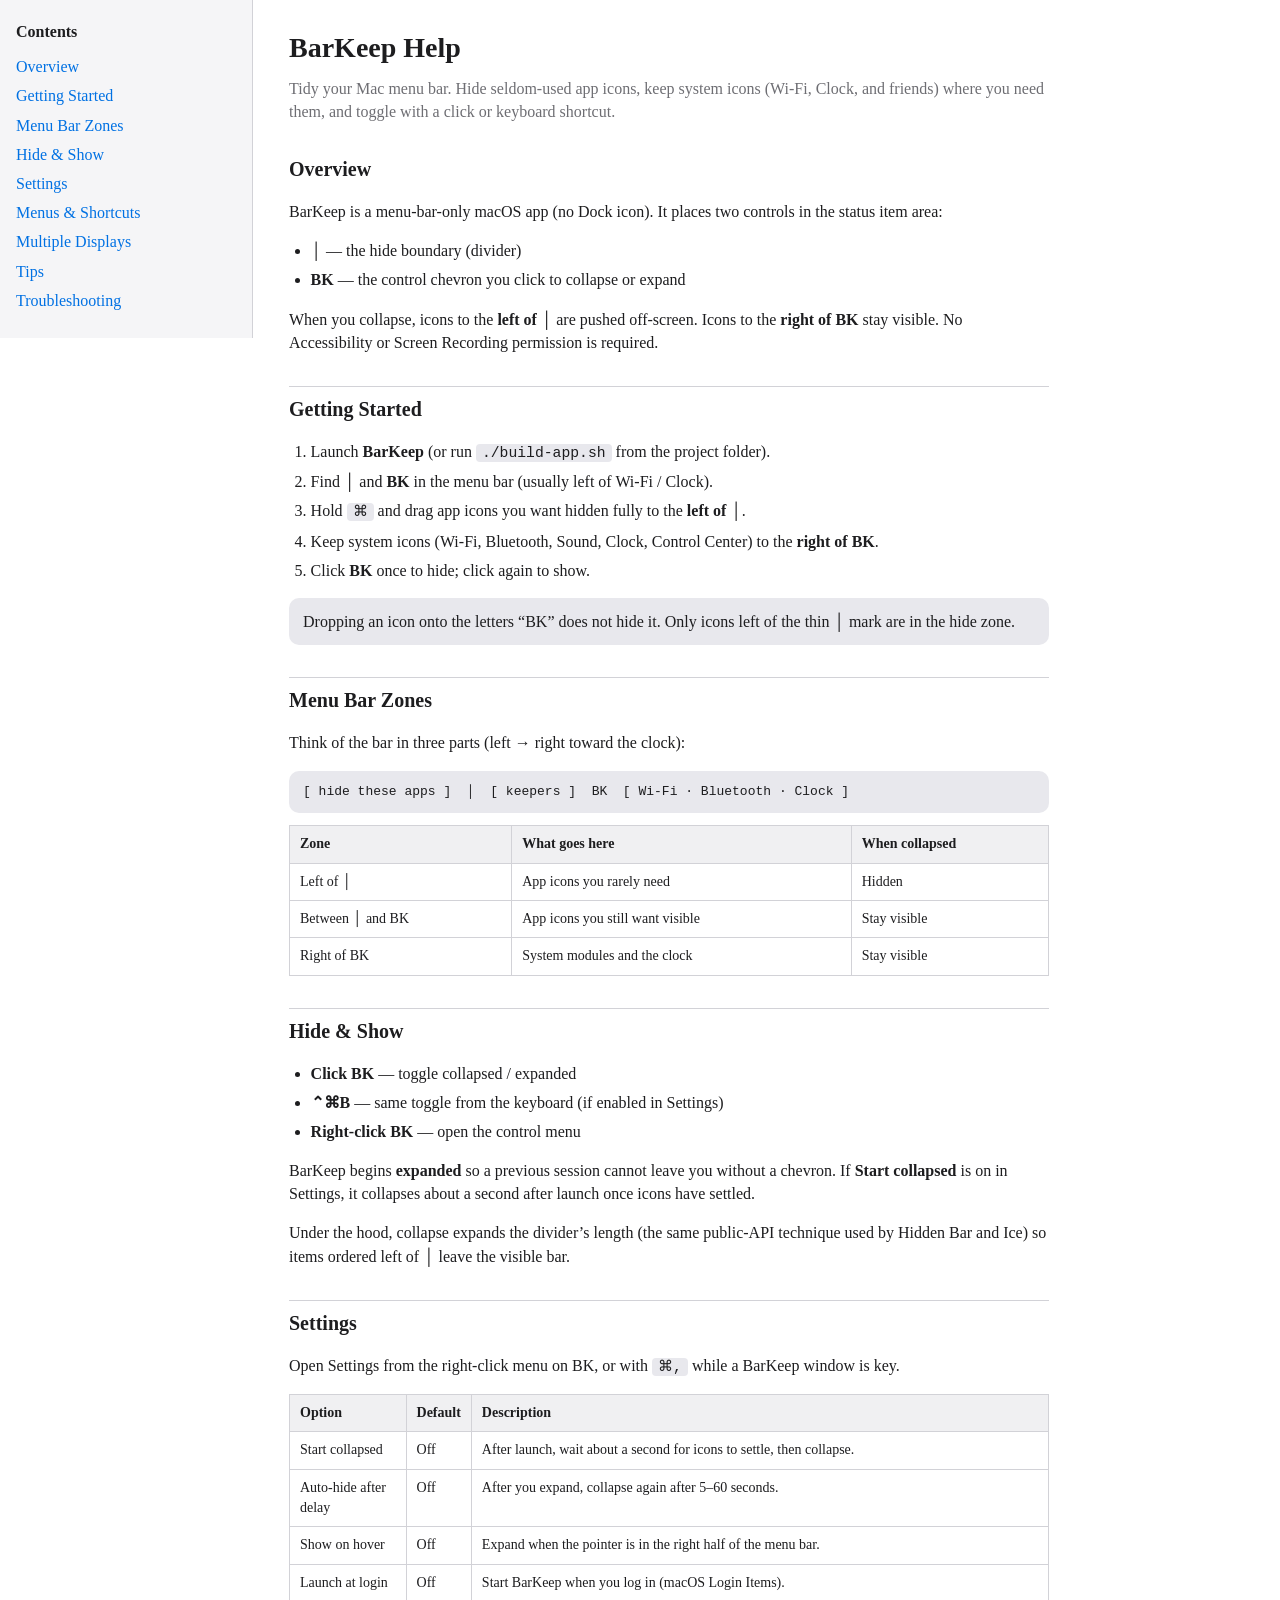
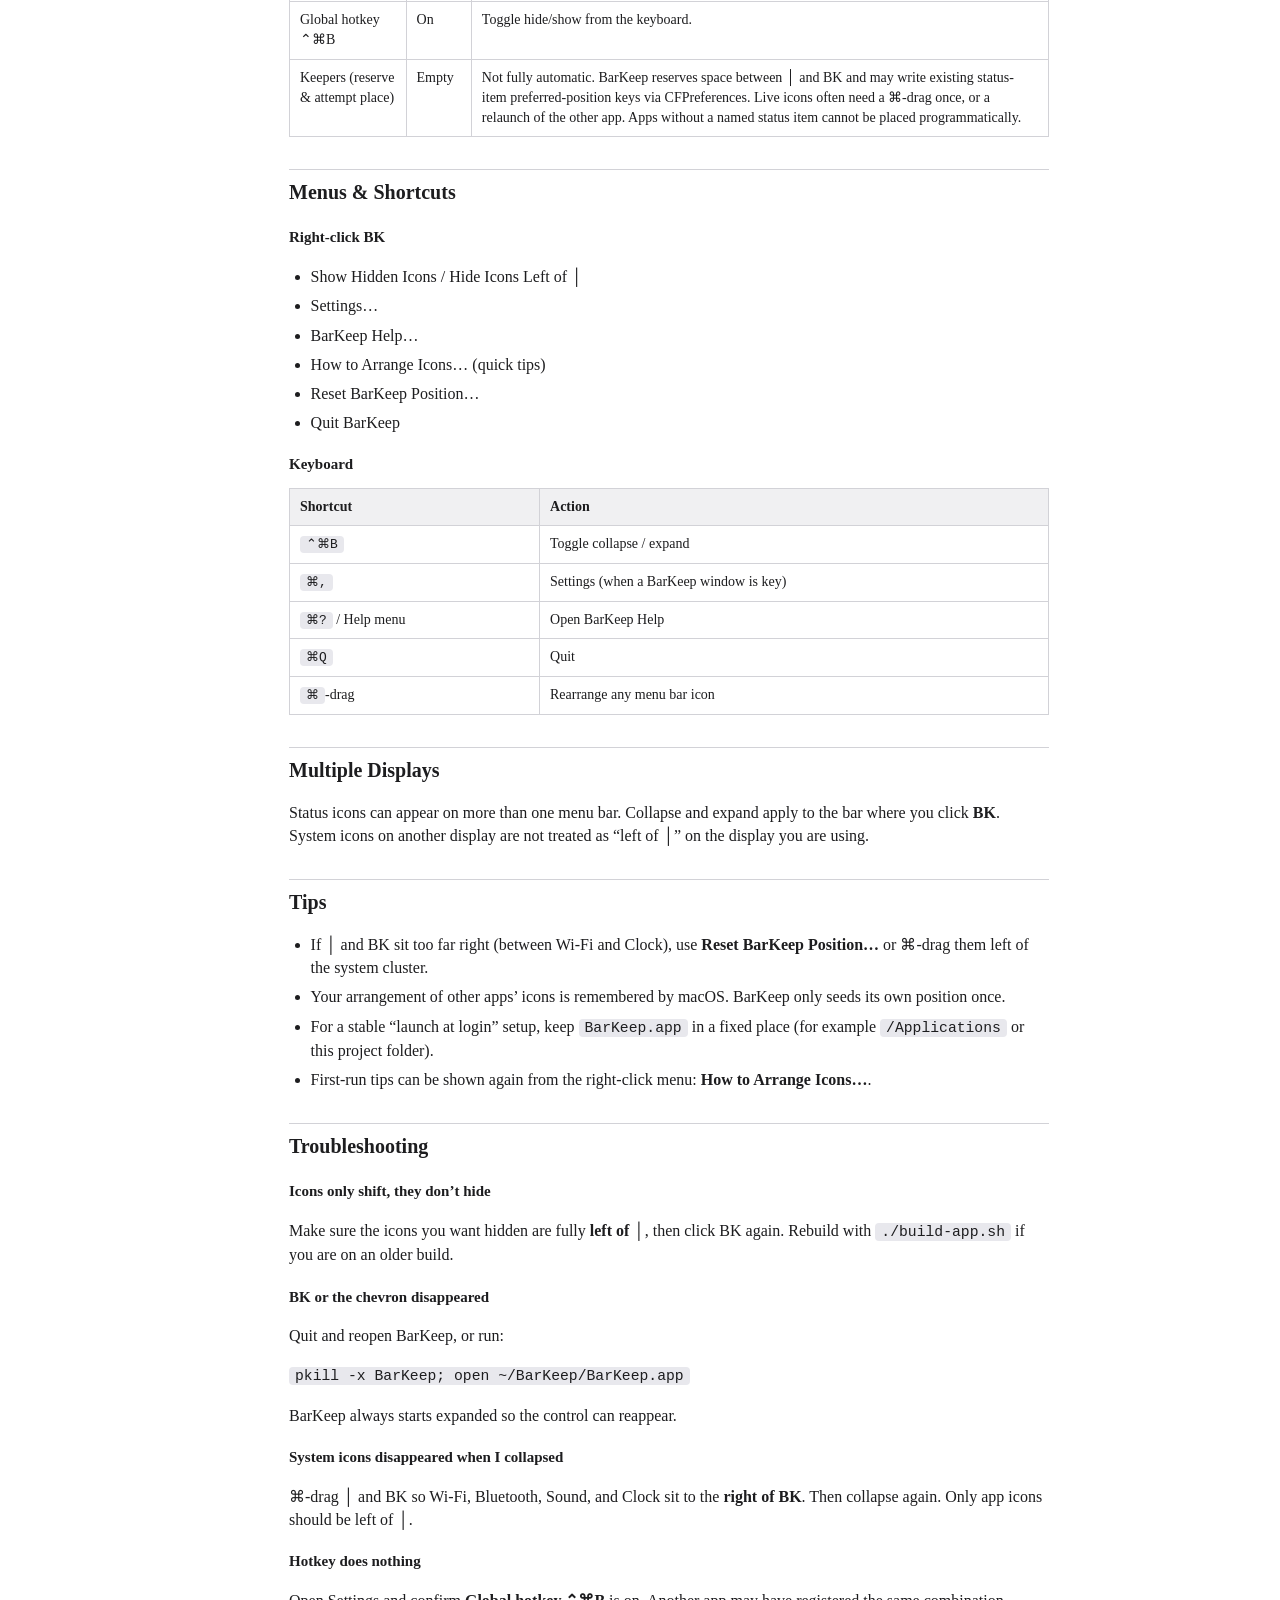
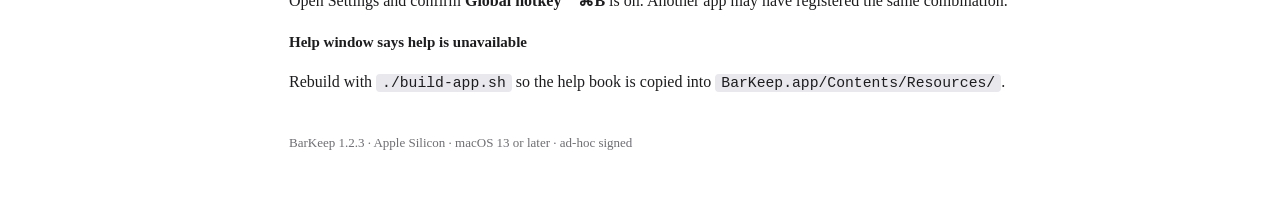
<file: Help/BarKeep.help/Contents/Resources/en.lproj/index.html>
<?xml version="1.0" encoding="UTF-8"?>
<!DOCTYPE html>
<html lang="en">
<head>
    <meta charset="UTF-8">
    <meta name="AppleTitle" content="BarKeep Help">
    <meta name="AppleFont" content="Helvetica,Arial,sans-serif">
    <meta name="robots" content="anchors">
    <title>BarKeep Help</title>
    <link rel="stylesheet" href="shrd/style.css">
</head>
<body>
    <div class="layout">
        <aside class="sidebar">
            <strong>Contents</strong>
            <nav>
                <ul>
                    <li><a href="#overview">Overview</a></li>
                    <li><a href="#getting-started">Getting Started</a></li>
                    <li><a href="#zones">Menu Bar Zones</a></li>
                    <li><a href="#collapse">Hide &amp; Show</a></li>
                    <li><a href="#settings">Settings</a></li>
                    <li><a href="#menus">Menus &amp; Shortcuts</a></li>
                    <li><a href="#multimonitor">Multiple Displays</a></li>
                    <li><a href="#tips">Tips</a></li>
                    <li><a href="#troubleshooting">Troubleshooting</a></li>
                </ul>
            </nav>
        </aside>

        <main class="content">
            <h1>BarKeep Help</h1>
            <p class="lead">Tidy your Mac menu bar. Hide seldom-used app icons, keep system icons (Wi‑Fi, Clock, and friends) where you need them, and toggle with a click or keyboard shortcut.</p>

            <a name="overview"></a>
            <h2>Overview</h2>
            <p>BarKeep is a menu-bar-only macOS app (no Dock icon). It places two controls in the status item area:</p>
            <ul>
                <li><strong>│</strong> — the hide boundary (divider)</li>
                <li><strong>BK</strong> — the control chevron you click to collapse or expand</li>
            </ul>
            <p>When you collapse, icons to the <strong>left of │</strong> are pushed off-screen. Icons to the <strong>right of BK</strong> stay visible. No Accessibility or Screen Recording permission is required.</p>

            <a name="getting-started"></a>
            <h2>Getting Started</h2>
            <ol>
                <li>Launch <strong>BarKeep</strong> (or run <code>./build-app.sh</code> from the project folder).</li>
                <li>Find <strong>│</strong> and <strong>BK</strong> in the menu bar (usually left of Wi‑Fi / Clock).</li>
                <li>Hold <span class="shortcut">⌘</span> and drag app icons you want hidden fully to the <strong>left of │</strong>.</li>
                <li>Keep system icons (Wi‑Fi, Bluetooth, Sound, Clock, Control Center) to the <strong>right of BK</strong>.</li>
                <li>Click <strong>BK</strong> once to hide; click again to show.</li>
            </ol>
            <div class="callout">
                Dropping an icon onto the letters “BK” does not hide it. Only icons left of the thin <strong>│</strong> mark are in the hide zone.
            </div>

            <a name="zones"></a>
            <h2>Menu Bar Zones</h2>
            <p>Think of the bar in three parts (left → right toward the clock):</p>
            <div class="zone">[ hide these apps ]  │  [ keepers ]  BK  [ Wi‑Fi · Bluetooth · Clock ]</div>
            <table>
                <thead>
                    <tr><th>Zone</th><th>What goes here</th><th>When collapsed</th></tr>
                </thead>
                <tbody>
                    <tr>
                        <td>Left of │</td>
                        <td>App icons you rarely need</td>
                        <td>Hidden</td>
                    </tr>
                    <tr>
                        <td>Between │ and BK</td>
                        <td>App icons you still want visible</td>
                        <td>Stay visible</td>
                    </tr>
                    <tr>
                        <td>Right of BK</td>
                        <td>System modules and the clock</td>
                        <td>Stay visible</td>
                    </tr>
                </tbody>
            </table>

            <a name="collapse"></a>
            <h2>Hide &amp; Show</h2>
            <ul>
                <li><strong>Click BK</strong> — toggle collapsed / expanded</li>
                <li><strong>⌃⌘B</strong> — same toggle from the keyboard (if enabled in Settings)</li>
                <li><strong>Right-click BK</strong> — open the control menu</li>
            </ul>
            <p>BarKeep begins <strong>expanded</strong> so a previous session cannot leave you without a chevron. If <strong>Start collapsed</strong> is on in Settings, it collapses about a second after launch once icons have settled.</p>
            <p>Under the hood, collapse expands the divider’s length (the same public-API technique used by Hidden Bar and Ice) so items ordered left of │ leave the visible bar.</p>

            <a name="settings"></a>
            <h2>Settings</h2>
            <p>Open Settings from the right-click menu on BK, or with <span class="shortcut">⌘,</span> while a BarKeep window is key.</p>
            <table>
                <thead>
                    <tr><th>Option</th><th>Default</th><th>Description</th></tr>
                </thead>
                <tbody>
                    <tr>
                        <td>Start collapsed</td>
                        <td>Off</td>
                        <td>After launch, wait about a second for icons to settle, then collapse.</td>
                    </tr>
                    <tr>
                        <td>Auto-hide after delay</td>
                        <td>Off</td>
                        <td>After you expand, collapse again after 5–60 seconds.</td>
                    </tr>
                    <tr>
                        <td>Show on hover</td>
                        <td>Off</td>
                        <td>Expand when the pointer is in the right half of the menu bar.</td>
                    </tr>
                    <tr>
                        <td>Launch at login</td>
                        <td>Off</td>
                        <td>Start BarKeep when you log in (macOS Login Items).</td>
                    </tr>
                    <tr>
                        <td>Global hotkey ⌃⌘B</td>
                        <td>On</td>
                        <td>Toggle hide/show from the keyboard.</td>
                    </tr>
                    <tr>
                        <td>Keepers (reserve &amp; attempt place)</td>
                        <td>Empty</td>
                        <td>Not fully automatic. BarKeep reserves space between │ and BK and may write existing status-item preferred-position keys via CFPreferences. Live icons often need a ⌘-drag once, or a relaunch of the other app. Apps without a named status item cannot be placed programmatically.</td>
                    </tr>
                </tbody>
            </table>

            <a name="menus"></a>
            <h2>Menus &amp; Shortcuts</h2>
            <h3>Right-click BK</h3>
            <ul>
                <li>Show Hidden Icons / Hide Icons Left of │</li>
                <li>Settings…</li>
                <li>BarKeep Help…</li>
                <li>How to Arrange Icons… (quick tips)</li>
                <li>Reset BarKeep Position…</li>
                <li>Quit BarKeep</li>
            </ul>
            <h3>Keyboard</h3>
            <table>
                <thead>
                    <tr><th>Shortcut</th><th>Action</th></tr>
                </thead>
                <tbody>
                    <tr><td><span class="shortcut">⌃⌘B</span></td><td>Toggle collapse / expand</td></tr>
                    <tr><td><span class="shortcut">⌘,</span></td><td>Settings (when a BarKeep window is key)</td></tr>
                    <tr><td><span class="shortcut">⌘?</span> / Help menu</td><td>Open BarKeep Help</td></tr>
                    <tr><td><span class="shortcut">⌘Q</span></td><td>Quit</td></tr>
                    <tr><td><span class="shortcut">⌘</span>-drag</td><td>Rearrange any menu bar icon</td></tr>
                </tbody>
            </table>

            <a name="multimonitor"></a>
            <h2>Multiple Displays</h2>
            <p>Status icons can appear on more than one menu bar. Collapse and expand apply to the bar where you click <strong>BK</strong>. System icons on another display are not treated as “left of │” on the display you are using.</p>

            <a name="tips"></a>
            <h2>Tips</h2>
            <ul>
                <li>If │ and BK sit too far right (between Wi‑Fi and Clock), use <strong>Reset BarKeep Position…</strong> or ⌘-drag them left of the system cluster.</li>
                <li>Your arrangement of other apps’ icons is remembered by macOS. BarKeep only seeds its own position once.</li>
                <li>For a stable “launch at login” setup, keep <code>BarKeep.app</code> in a fixed place (for example <code>/Applications</code> or this project folder).</li>
                <li>First-run tips can be shown again from the right-click menu: <strong>How to Arrange Icons…</strong>.</li>
            </ul>

            <a name="troubleshooting"></a>
            <h2>Troubleshooting</h2>
            <h3>Icons only shift, they don’t hide</h3>
            <p>Make sure the icons you want hidden are fully <strong>left of │</strong>, then click BK again. Rebuild with <code>./build-app.sh</code> if you are on an older build.</p>

            <h3>BK or the chevron disappeared</h3>
            <p>Quit and reopen BarKeep, or run:</p>
            <p><code>pkill -x BarKeep; open ~/BarKeep/BarKeep.app</code></p>
            <p>BarKeep always starts expanded so the control can reappear.</p>

            <h3>System icons disappeared when I collapsed</h3>
            <p>⌘-drag │ and BK so Wi‑Fi, Bluetooth, Sound, and Clock sit to the <strong>right of BK</strong>. Then collapse again. Only app icons should be left of │.</p>

            <h3>Hotkey does nothing</h3>
            <p>Open Settings and confirm <strong>Global hotkey ⌃⌘B</strong> is on. Another app may have registered the same combination.</p>

            <h3>Help window says help is unavailable</h3>
            <p>Rebuild with <code>./build-app.sh</code> so the help book is copied into <code>BarKeep.app/Contents/Resources/</code>.</p>

            <p class="version">BarKeep 1.2.3 · Apple Silicon · macOS 13 or later · ad-hoc signed</p>
        </main>
    </div>
</body>
</html>
</file>
<file: Help/BarKeep.help/Contents/Resources/en.lproj/shrd/style.css>
/* Light defaults first; dark overrides must come AFTER so they win. */

:root {
    color-scheme: light dark;
}

body {
    font: -apple-system-body;
    line-height: 1.45;
    margin: 0;
    padding: 0;
    color: #1d1d1f;
    background: #ffffff;
}

.layout {
    display: flex;
    min-height: 100vh;
}

.sidebar {
    width: 220px;
    flex-shrink: 0;
    padding: 20px 16px;
    border-right: 1px solid #d2d2d7;
    background: #f5f5f7;
    color: #1d1d1f;
    position: sticky;
    top: 0;
    align-self: flex-start;
    max-height: 100vh;
    overflow-y: auto;
}

.content {
    flex: 1;
    padding: 28px 36px 48px;
    max-width: 760px;
}

h1 {
    font-size: 28px;
    font-weight: 700;
    margin: 0 0 8px;
    color: inherit;
}

h2 {
    font-size: 20px;
    font-weight: 600;
    margin: 32px 0 12px;
    padding-top: 8px;
    border-top: 1px solid #d2d2d7;
    color: inherit;
}

h2:first-of-type {
    border-top: none;
    margin-top: 20px;
}

h3 {
    font-size: 15px;
    font-weight: 600;
    margin: 20px 0 8px;
    color: inherit;
}

.lead {
    font-size: 16px;
    color: #6e6e73;
    margin: 0 0 24px;
}

nav ul {
    list-style: none;
    margin: 12px 0 0;
    padding: 0;
}

nav li {
    margin: 6px 0;
}

nav a {
    color: #0071e3;
    text-decoration: none;
}

nav a:hover {
    text-decoration: underline;
}

table {
    border-collapse: collapse;
    width: 100%;
    margin: 12px 0 20px;
    font-size: 14px;
}

th, td {
    border: 1px solid #d2d2d7;
    padding: 8px 10px;
    text-align: left;
    vertical-align: top;
    color: #1d1d1f;
    background: #ffffff;
}

th {
    background: #f0f0f2;
    font-weight: 600;
    color: #1d1d1f;
}

code, .shortcut {
    font-family: ui-monospace, SFMono-Regular, Menlo, monospace;
    font-size: 0.92em;
    color: #1d1d1f;
    background: #e8e8ed;
    padding: 1px 6px;
    border-radius: 4px;
}

.callout {
    color: #1d1d1f;
    background: #e8e8ed;
    border-radius: 10px;
    padding: 12px 14px;
    margin: 16px 0;
}

.zone {
    font-family: ui-monospace, SFMono-Regular, Menlo, monospace;
    font-size: 13px;
    white-space: pre;
    overflow-x: auto;
    color: #1d1d1f;
    background: #e8e8ed;
    padding: 12px 14px;
    border-radius: 10px;
}

ol, ul {
    padding-left: 1.35em;
}

li {
    margin: 6px 0;
}

.version {
    font-size: 13px;
    color: #6e6e73;
    margin-top: 40px;
}

/* Dark mode — must be last so it overrides light defaults (WKWebView + macOS). */
@media (prefers-color-scheme: dark) {
    body {
        color: #f5f5f7;
        background: #1c1c1e;
    }

    .sidebar {
        background: #2c2c2e;
        border-color: #3a3a3c;
        color: #f5f5f7;
    }

    .lead,
    .version {
        color: #a1a1a6;
    }

    h2 {
        border-color: #3a3a3c;
    }

    nav a {
        color: #64b5ff;
    }

    th, td {
        border-color: #3a3a3c;
        color: #f5f5f7;
        background: #1c1c1e;
    }

    th {
        background: #2c2c2e;
        color: #f5f5f7;
    }

    code,
    .shortcut,
    .callout,
    .zone {
        color: #f5f5f7;
        background: #3a3a3c;
    }
}
</file>
